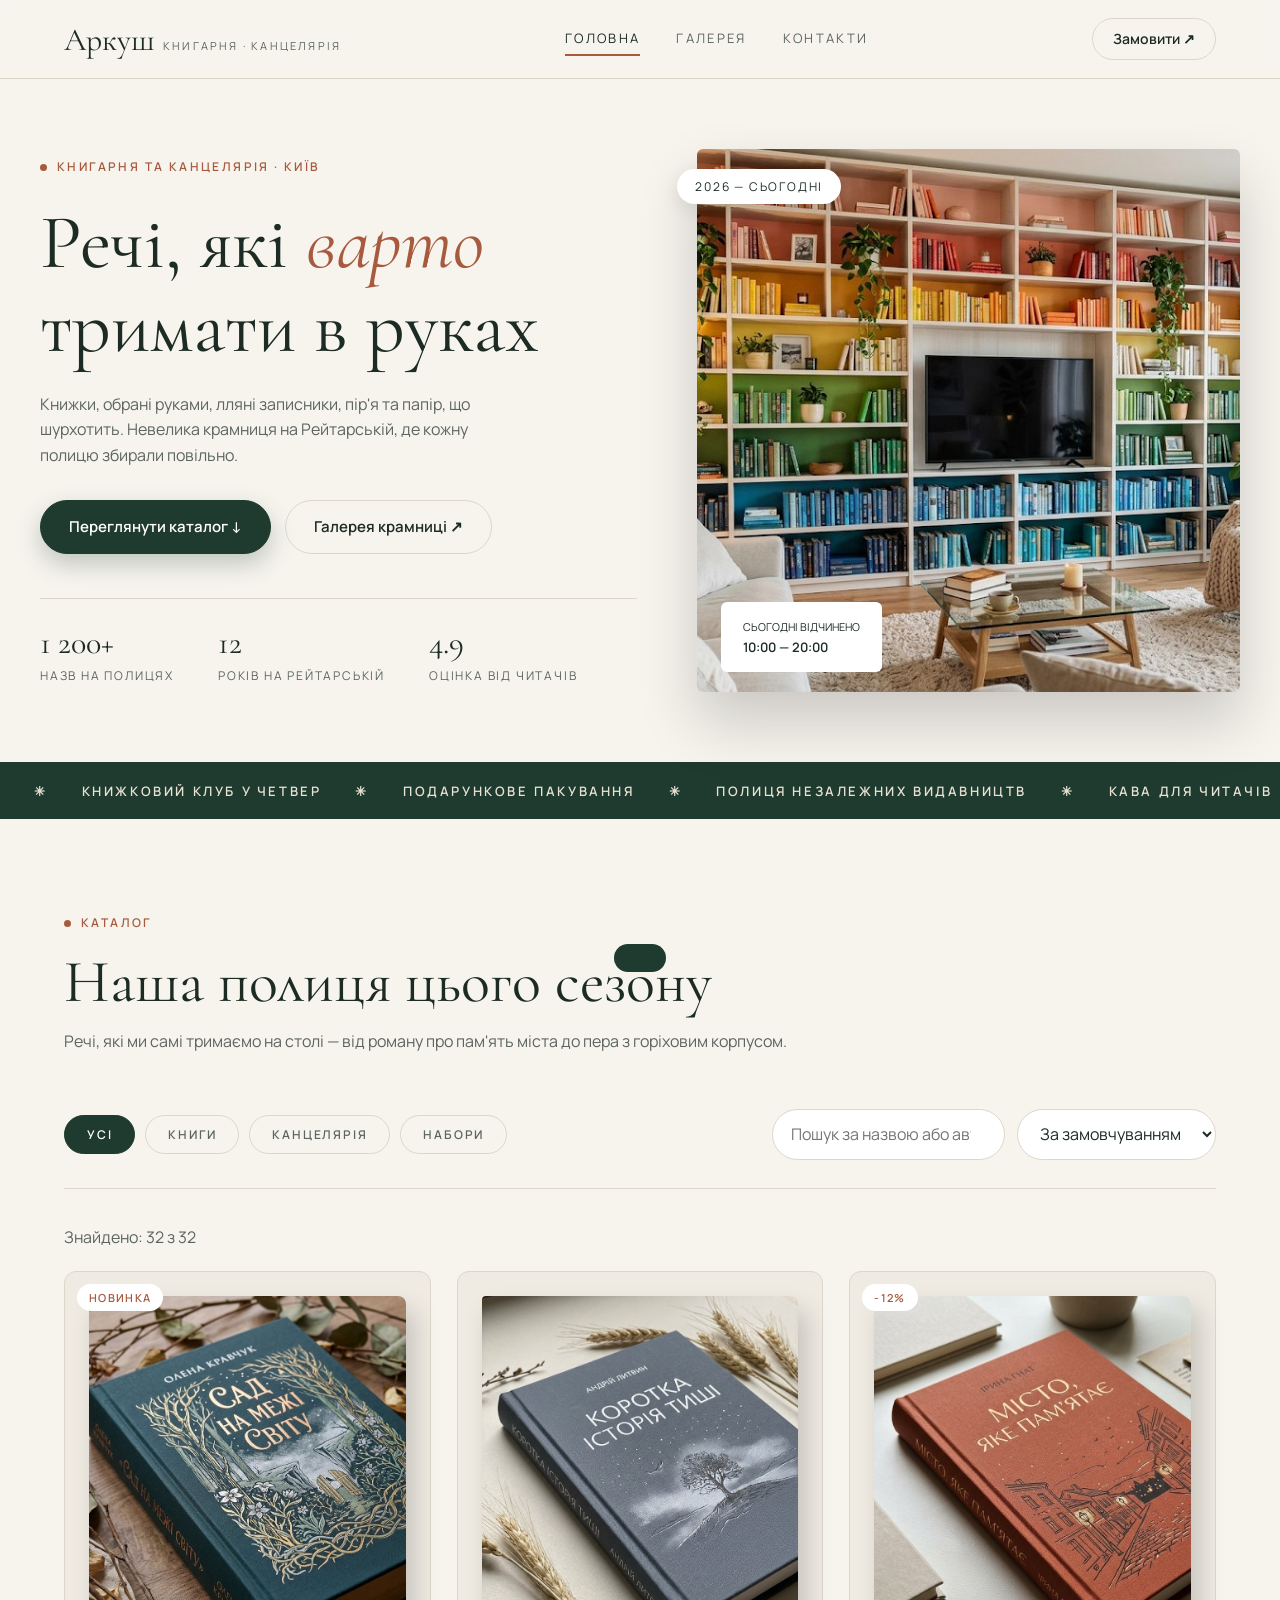
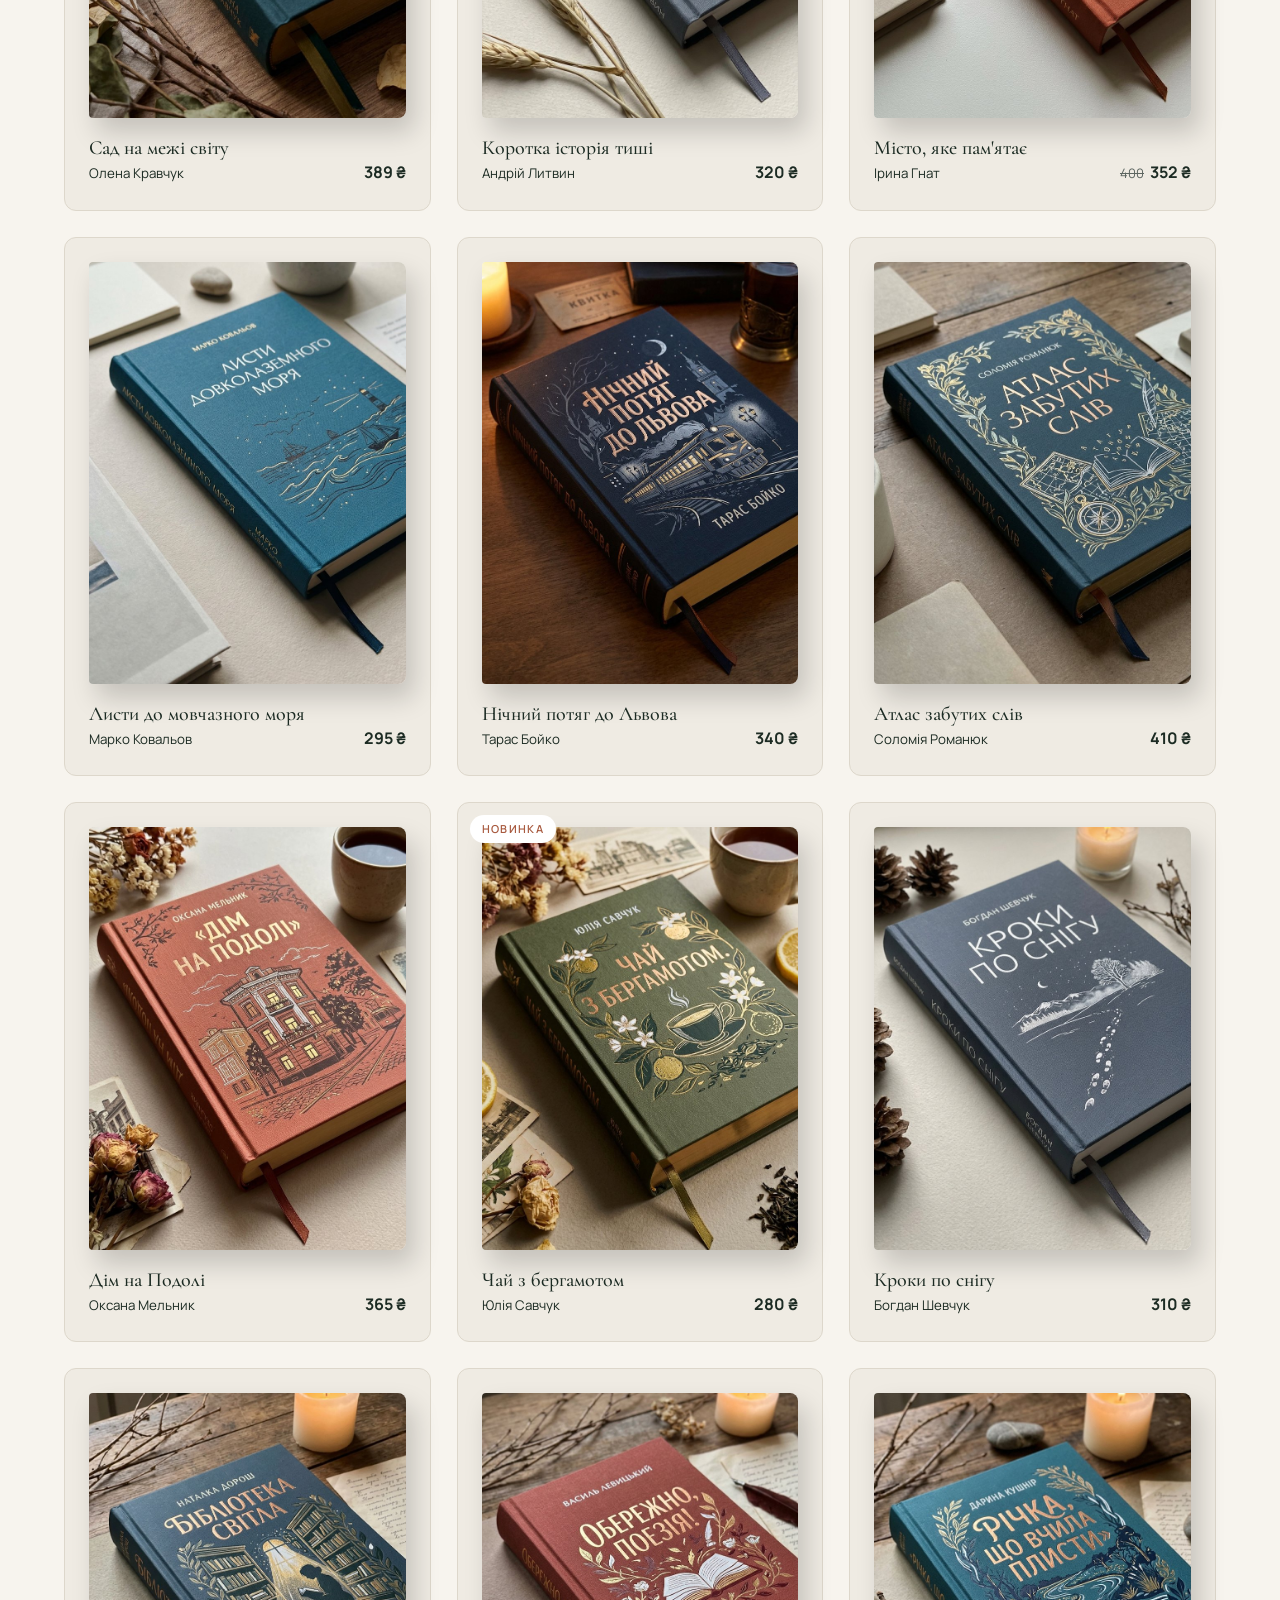
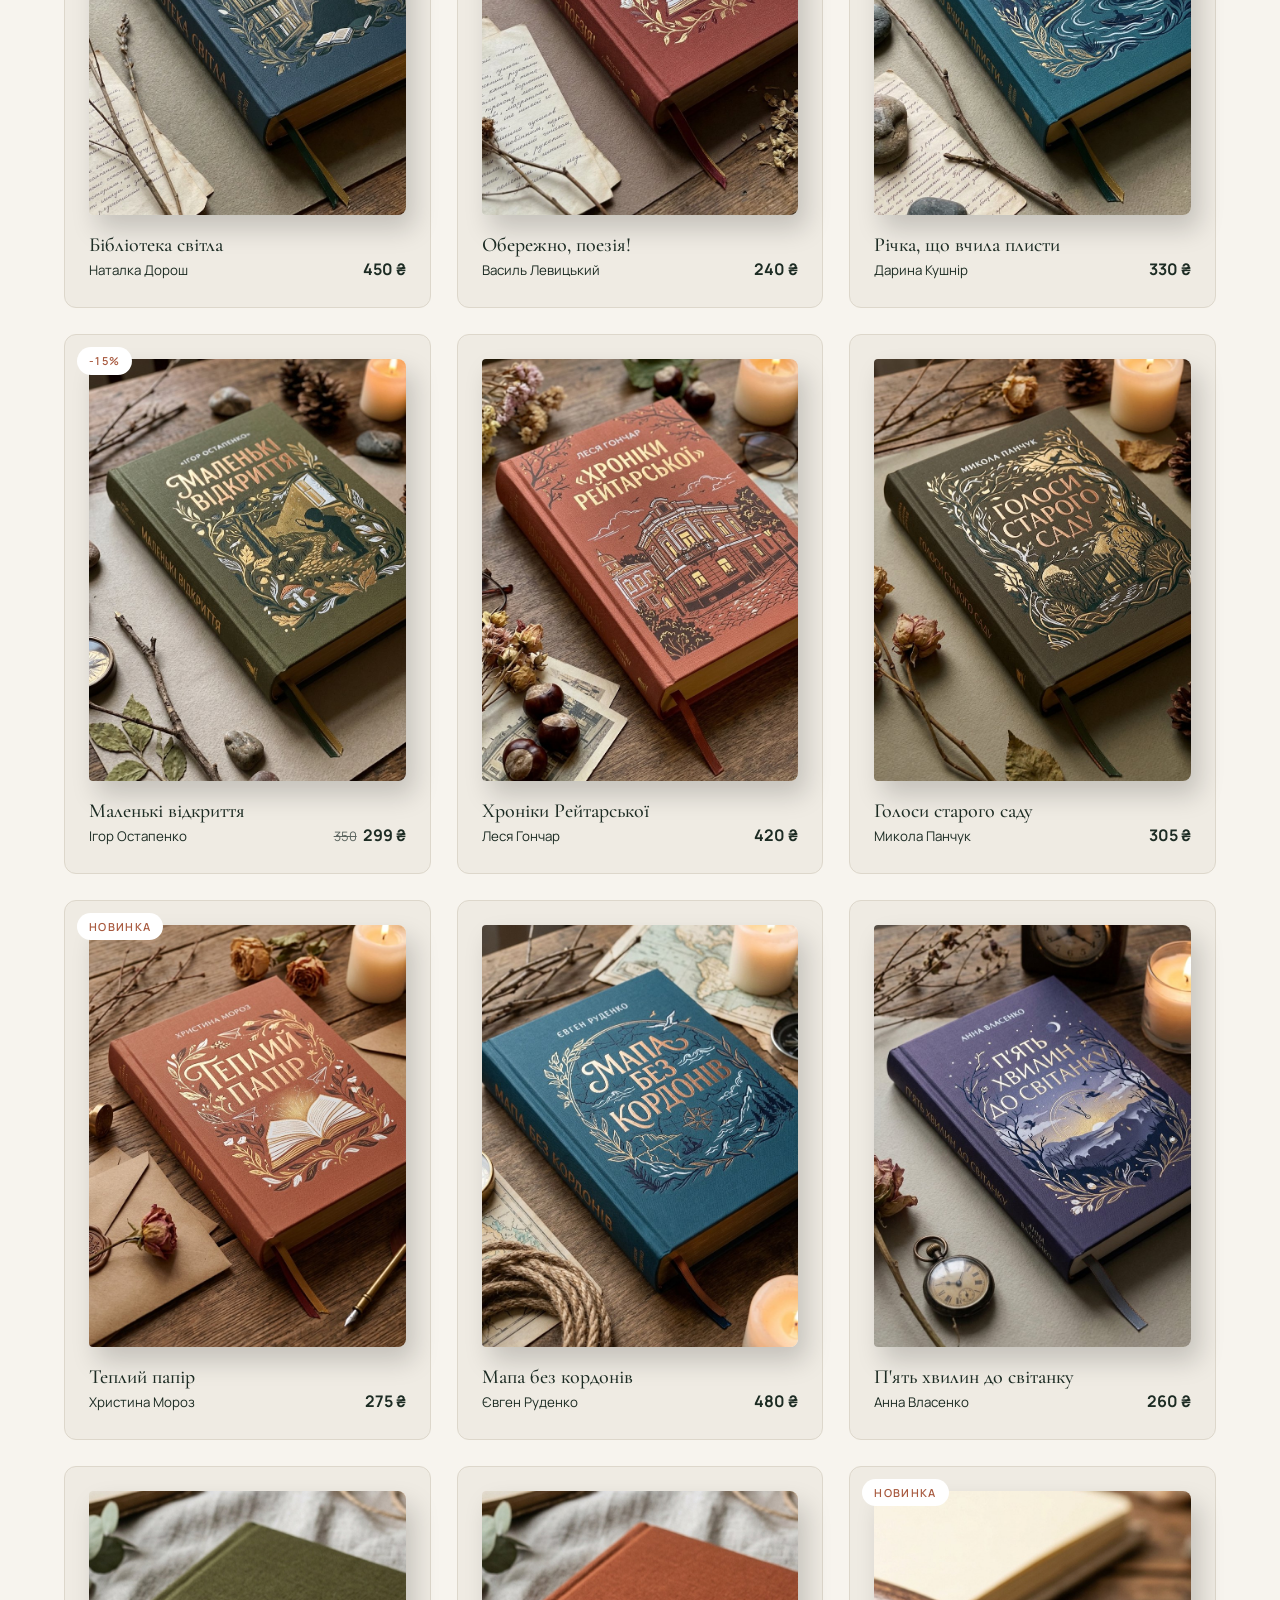
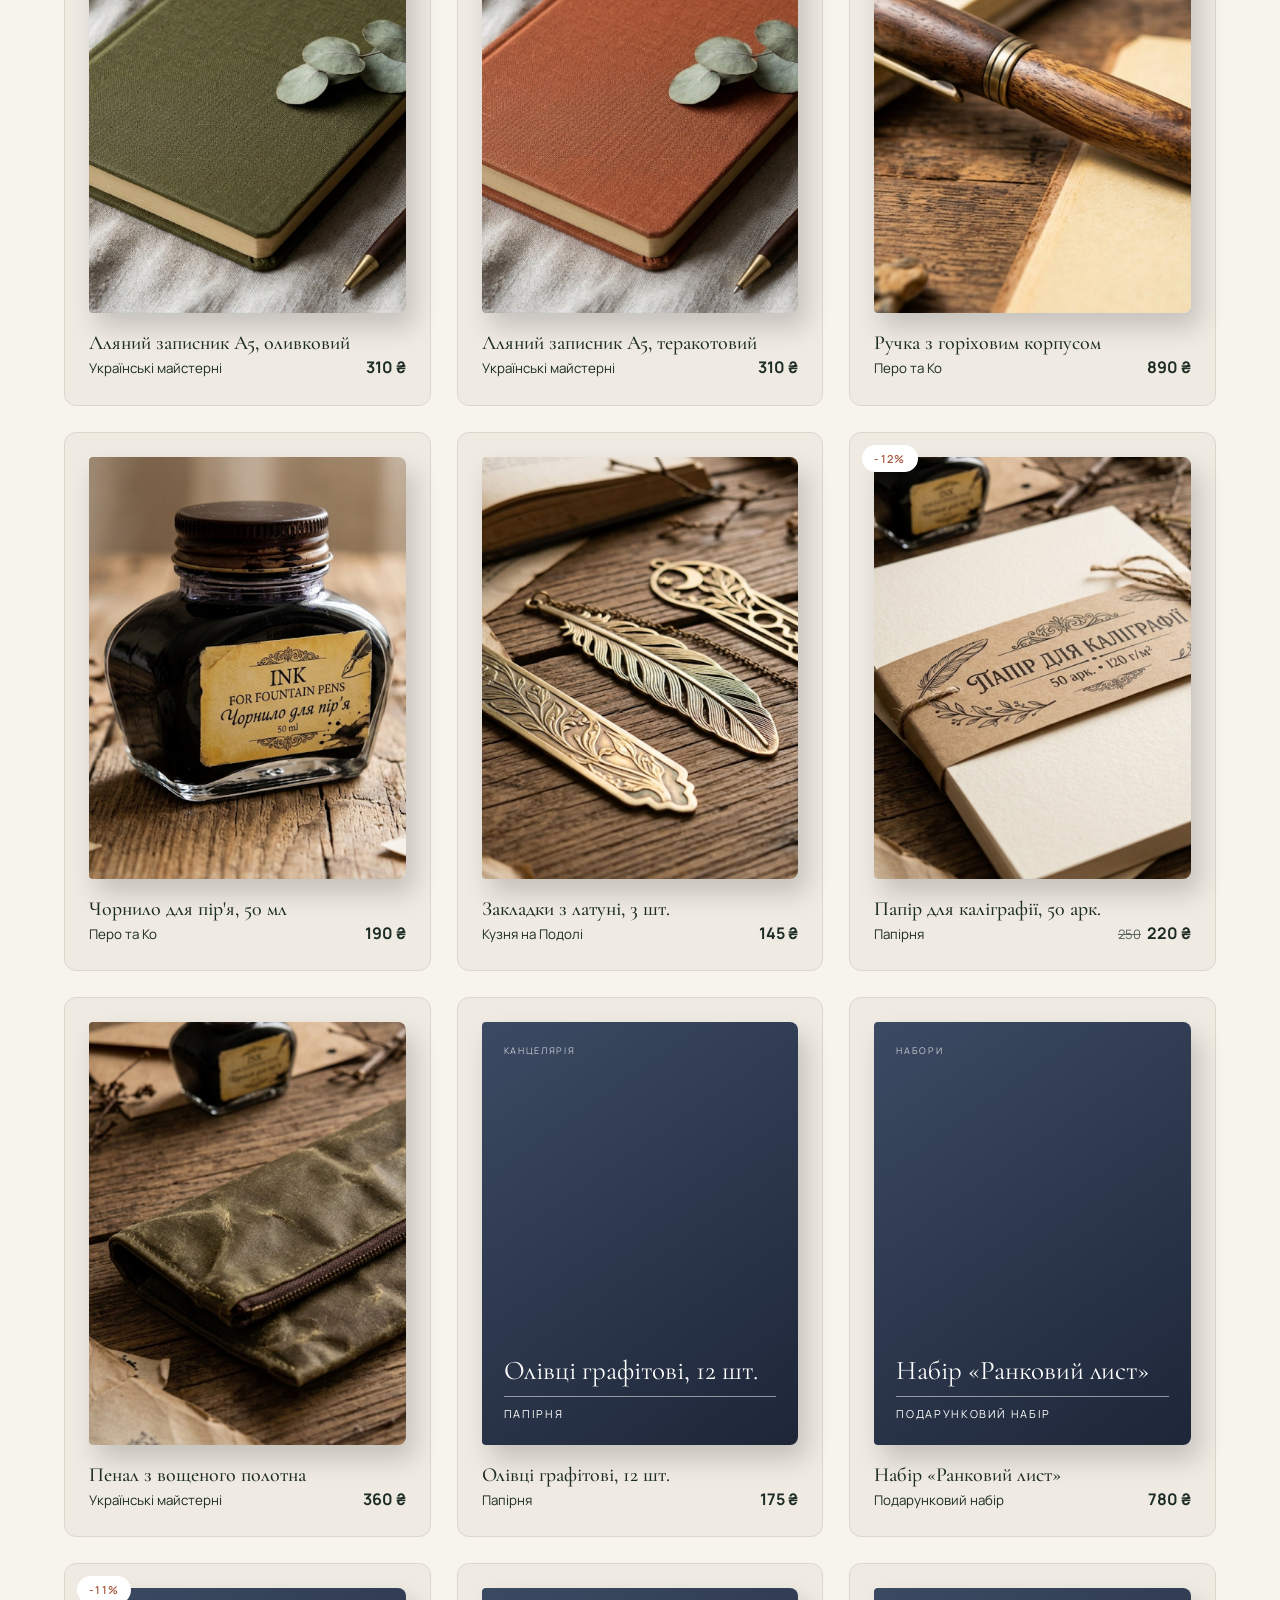
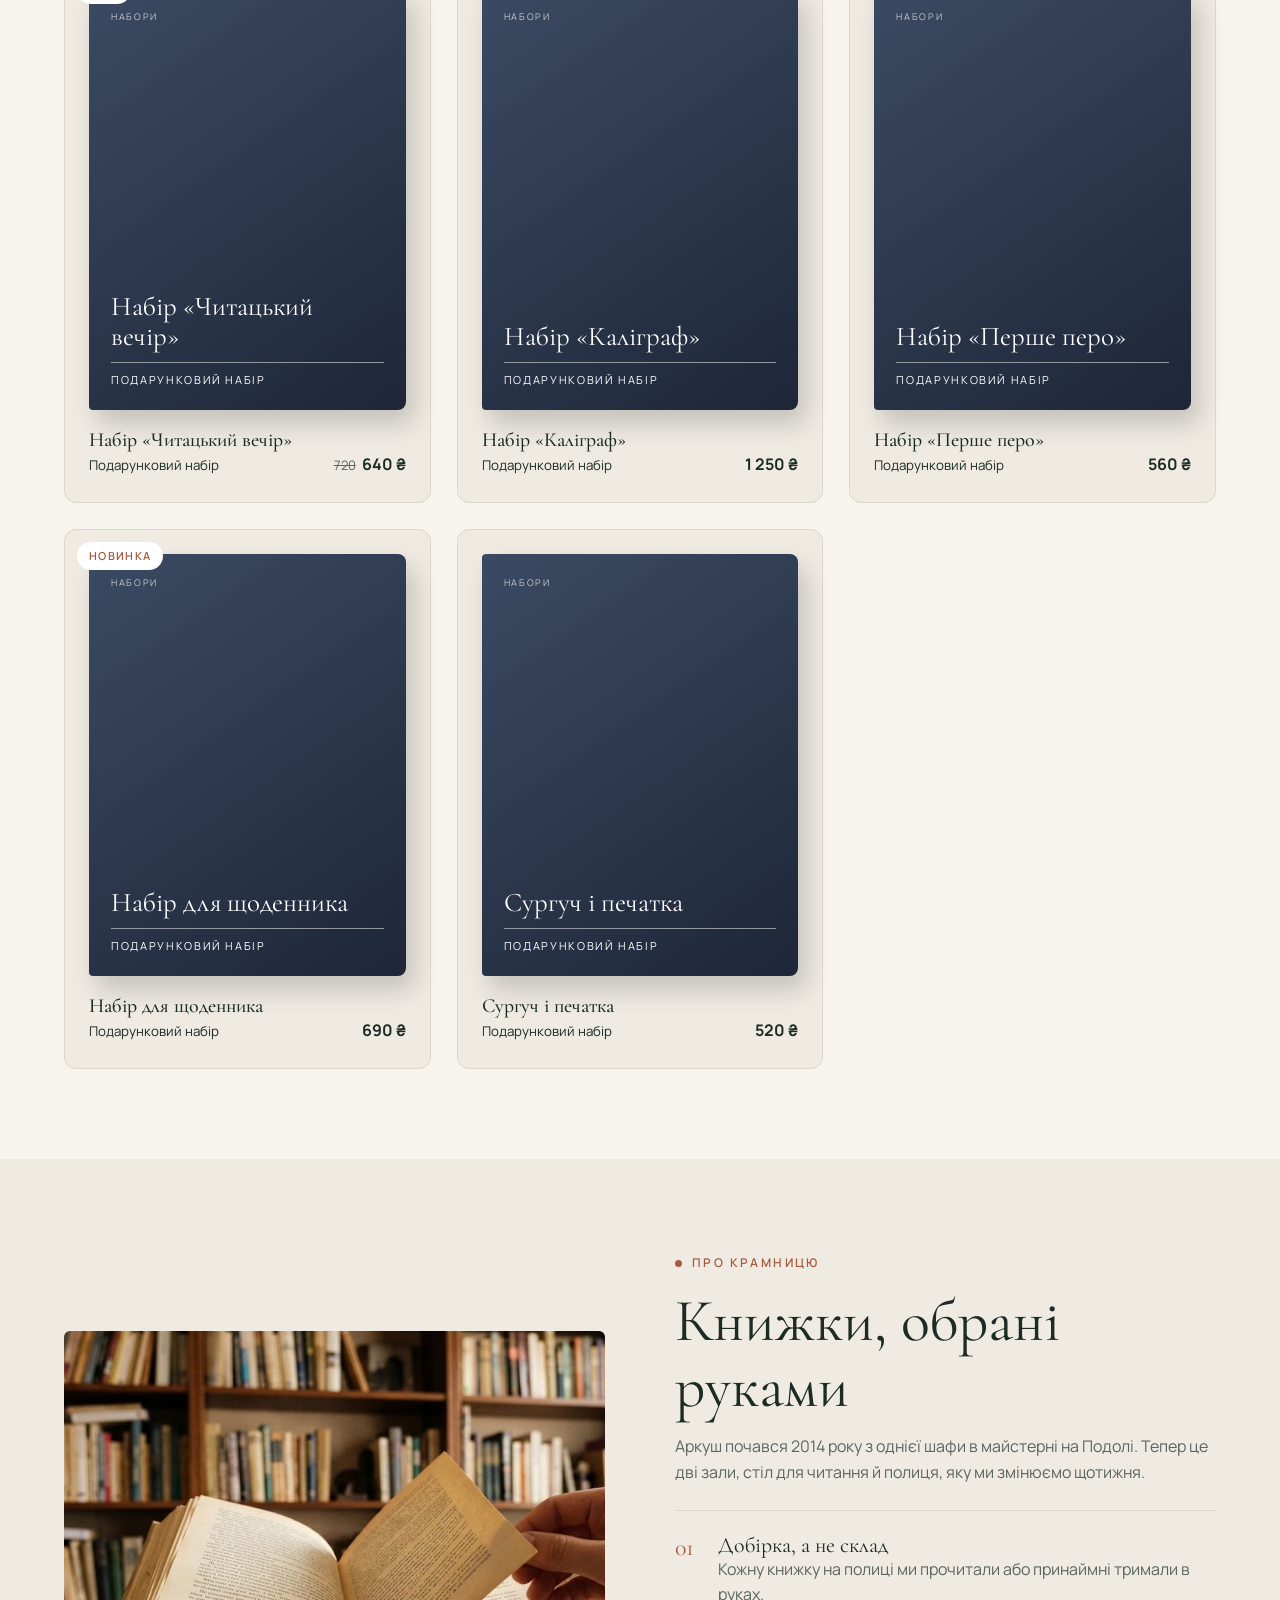
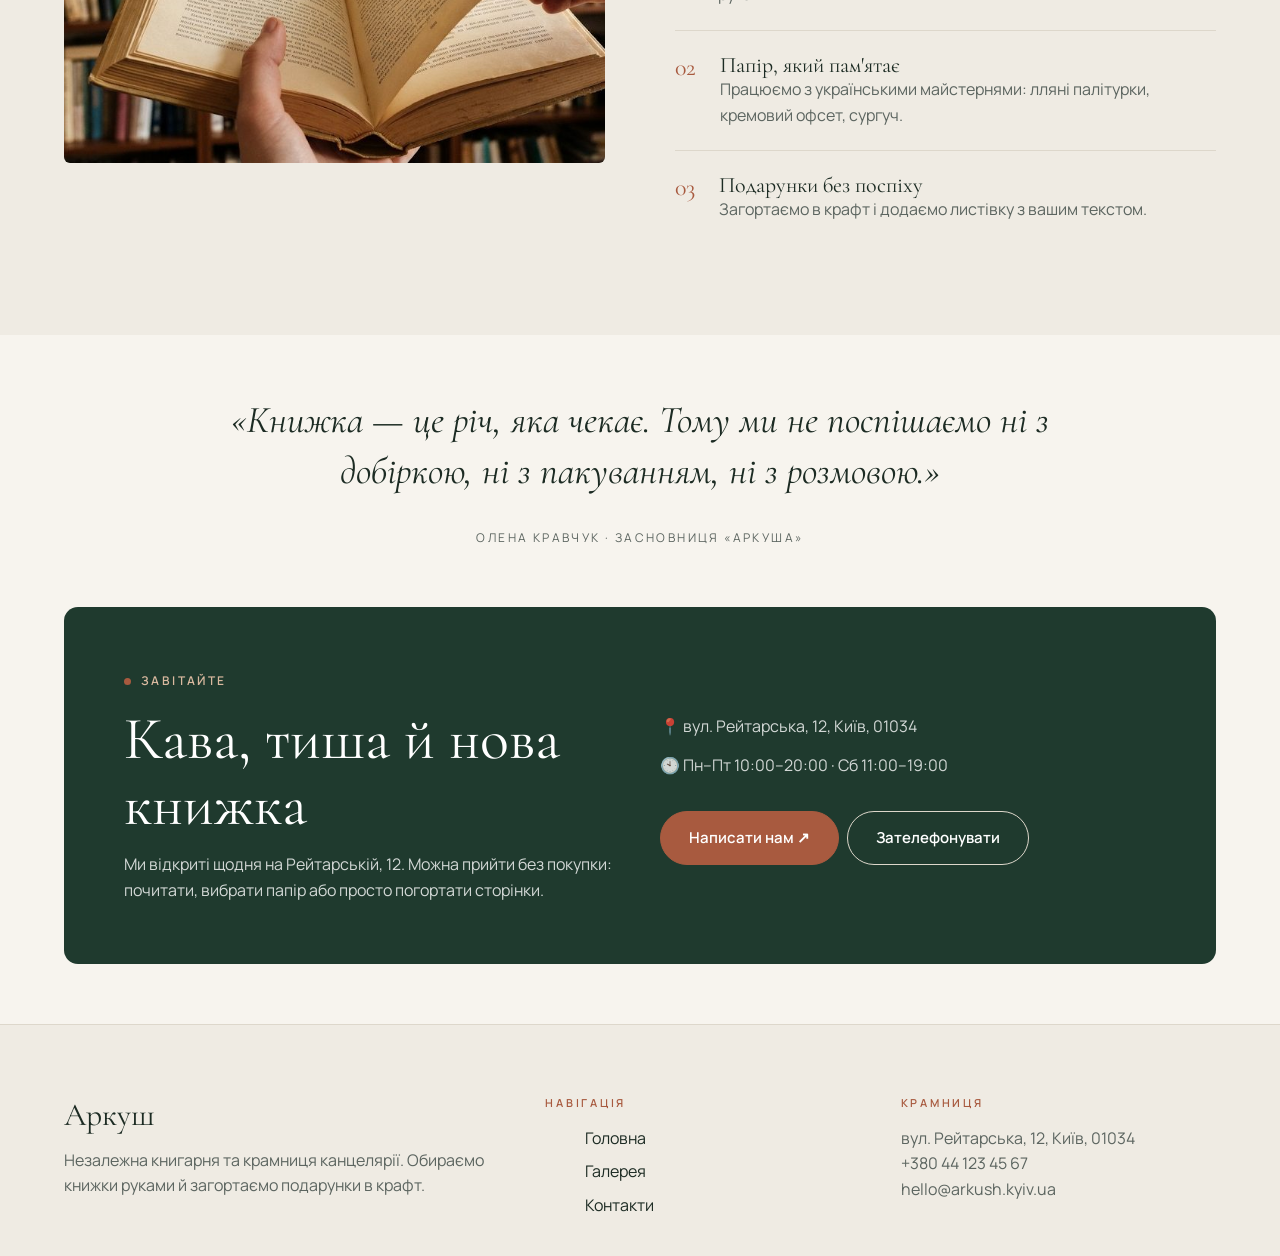
<file: index.html>
<!DOCTYPE html><html lang="uk"><head><meta charset="UTF-8"><meta name="viewport" content="width=device-width,initial-scale=1"><title>Аркуш — книгарня та канцелярія</title><link rel="preconnect" href="https://fonts.googleapis.com"><link href="https://fonts.googleapis.com/css2?family=Cormorant+Garamond:ital,wght@0,400;0,500;1,400&family=Manrope:wght@400;600;700&display=swap" rel="stylesheet"><link rel="stylesheet" href="css/style.css"></head>
<body data-page="index.html"><main>
<div class="wrap hero"><div><span class="eyebrow">Книгарня та канцелярія · Київ</span><h1>Речі, які <em>варто</em> тримати в руках</h1><p>Книжки, обрані руками, лляні записники, пір'я та папір, що шурхотить. Невелика крамниця на Рейтарській, де кожну полицю збирали повільно.</p>
<div class="btns"><a class="btn d" href="#catalog">Переглянути каталог ↓</a><a class="btn" href="gallery.html">Галерея крамниці ↗</a></div>
<div class="stats"><div><b>1 200+</b><span>назв на полицях</span></div><div><b>12</b><span>років на Рейтарській</span></div><div><b>4.9</b><span>оцінка від читачів</span></div></div></div>
<div class="himg"><span class="pill">2026 — СЬОГОДНІ</span><img src="images/hero.jpg" alt="Зала книгарні"><div class="open"><small>СЬОГОДНІ ВІДЧИНЕНО</small><b>10:00 — 20:00</b></div></div></div>
<div class="marq"><div><span>✳</span>Книжковий клуб у четвер<span>✳</span>Подарункове пакування<span>✳</span>Полиця незалежних видавництв<span>✳</span>Кава для читачів<span>✳</span>Книжковий клуб у четвер<span>✳</span>Подарункове пакування<span>✳</span>Полиця незалежних видавництв<span>✳</span>Кава для читачів</div></div>
<section id="catalog"><div class="wrap"><span class="eyebrow">Каталог</span><h2>Наша полиця цього сезону</h2><p style="color:var(--mut)">Речі, які ми самі тримаємо на столі — від роману про пам'ять міста до пера з горіховим корпусом.</p>
<div class="tools" style="margin-top:30px"><div class="chips" id="chips"><button class="chip on" data-c="Усі">Усі</button><button class="chip" data-c="Книги">Книги</button><button class="chip" data-c="Канцелярія">Канцелярія</button><button class="chip" data-c="Набори">Набори</button></div>
<div style="display:flex;gap:12px;flex-wrap:wrap"><input id="q" type="search" placeholder="Пошук за назвою або автором…"><select id="sort"><option value="def">За замовчуванням</option><option value="pa">Ціна: від дешевих</option><option value="pd">Ціна: від дорогих</option><option value="az">Назва: А–Я</option><option value="new">Спочатку новіші</option><option value="rate">За рейтингом</option></select></div></div>
<p id="count" style="color:var(--mut);margin-bottom:20px"></p><div class="grid" id="grid"></div><p class="empty" id="empty">Нічого не знайдено. Спробуйте інший запит.</p></div></section>
<section style="background:var(--bg2)"><div class="wrap about"><img src="images/gallery-2.jpg" alt="Читання"><div><span class="eyebrow">Про крамницю</span><h2>Книжки, обрані руками</h2><p style="color:var(--mut);margin-bottom:24px">Аркуш почався 2014 року з однієї шафи в майстерні на Подолі. Тепер це дві зали, стіл для читання й полиця, яку ми змінюємо щотижня.</p>
<div class="feat"><span>01</span><div><h3>Добірка, а не склад</h3><p>Кожну книжку на полиці ми прочитали або принаймні тримали в руках.</p></div></div><div class="feat"><span>02</span><div><h3>Папір, який пам'ятає</h3><p>Працюємо з українськими майстернями: лляні палітурки, кремовий офсет, сургуч.</p></div></div><div class="feat"><span>03</span><div><h3>Подарунки без поспіху</h3><p>Загортаємо в крафт і додаємо листівку з вашим текстом.</p></div></div></div></div></section>
<div class="quote wrap"><p>«Книжка — це річ, яка чекає. Тому ми не поспішаємо ні з добіркою, ні з пакуванням, ні з розмовою.»</p><small>Олена Кравчук · засновниця «Аркуша»</small></div>
<div class="wrap"><div class="visit"><div><span class="eyebrow" style="color:#d9b99f">Завітайте</span><h2>Кава, тиша й нова книжка</h2><p>Ми відкриті щодня на Рейтарській, 12. Можна прийти без покупки: почитати, вибрати папір або просто погортати сторінки.</p></div><div><p>📍 вул. Рейтарська, 12, Київ, 01034</p><p>🕙 Пн–Пт 10:00–20:00 · Сб 11:00–19:00</p><br><a class="btn r" href="contacts.html">Написати нам ↗</a><a class="btn" href="tel:+380441234567">Зателефонувати</a></div></div></div></main>
<div class="modal" id="modal"><div class="mbox"><button class="x">×</button><div id="mc"></div><div class="mbody" id="mb"></div></div></div>
<script src="js/data.js"></script><script src="js/app.js"></script></body></html>
</file>
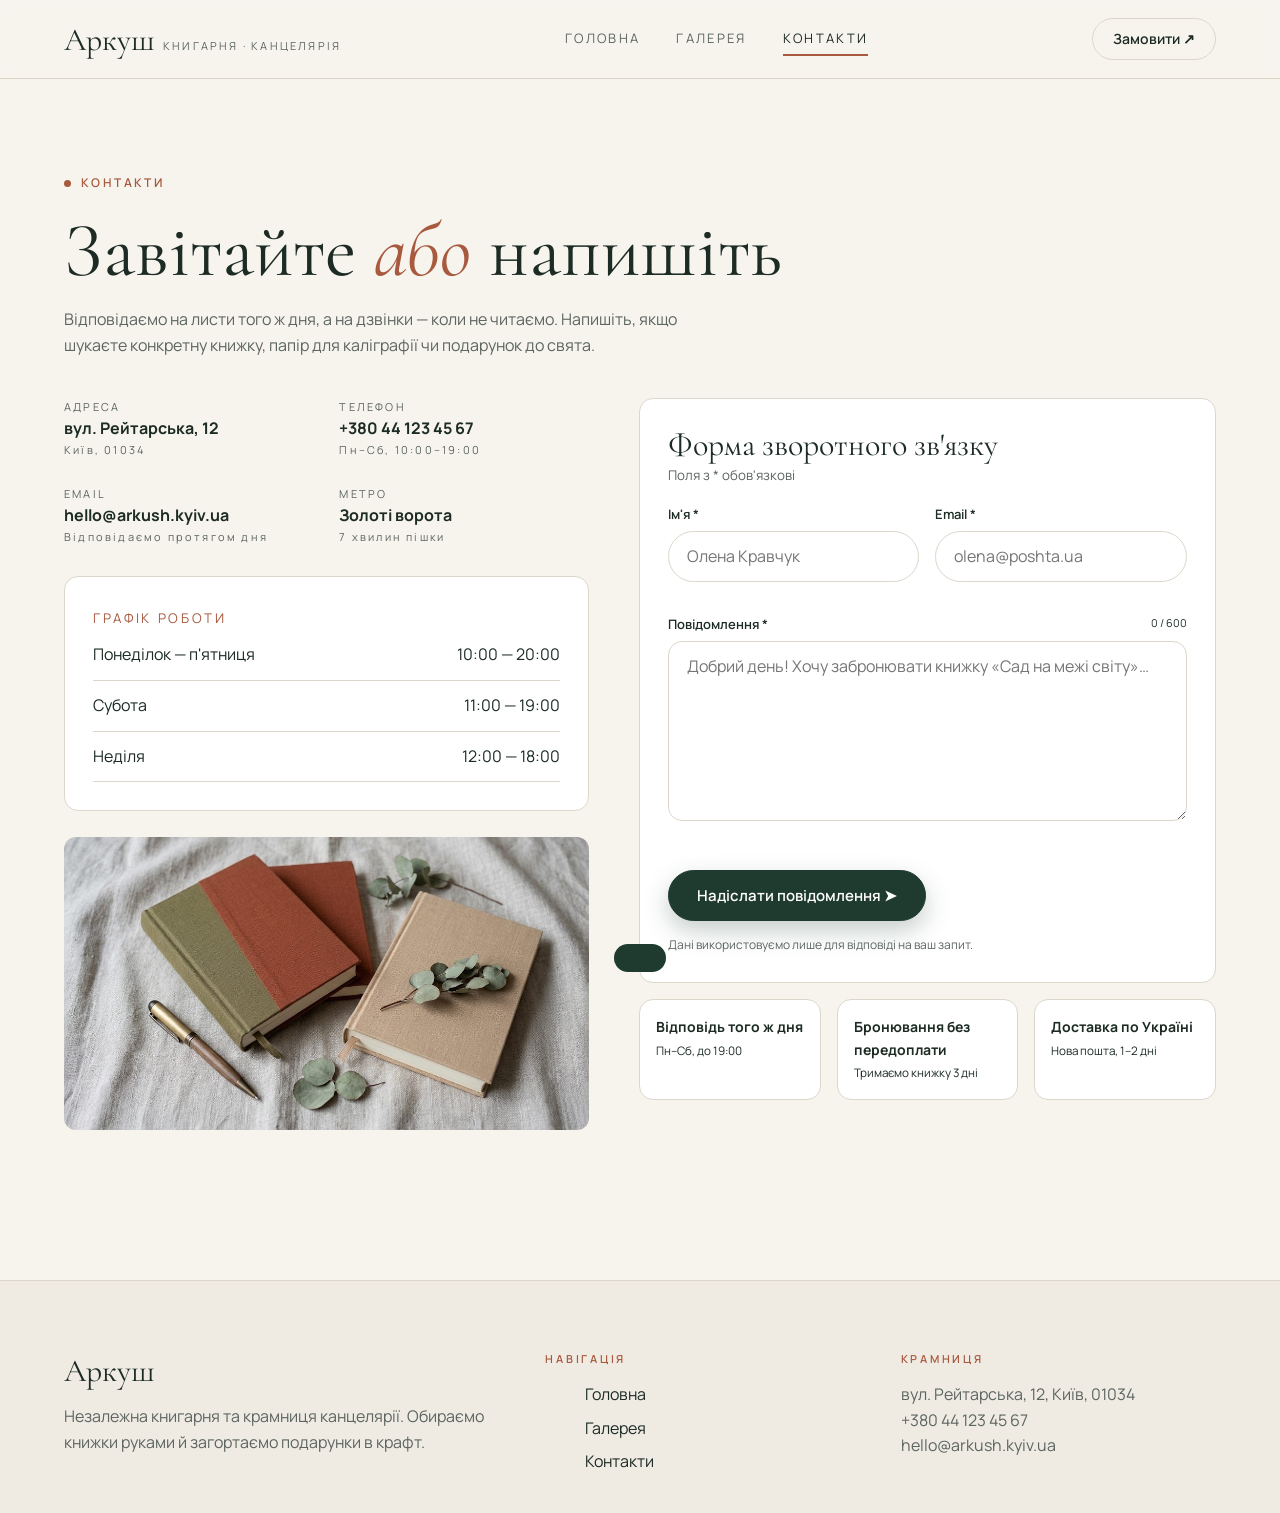
<file: contacts.html>
<!DOCTYPE html><html lang="uk"><head><meta charset="UTF-8"><meta name="viewport" content="width=device-width,initial-scale=1"><title>Контакти — Аркуш</title><link rel="preconnect" href="https://fonts.googleapis.com"><link href="https://fonts.googleapis.com/css2?family=Cormorant+Garamond:ital,wght@0,400;0,500;1,400&family=Manrope:wght@400;600;700&display=swap" rel="stylesheet"><link rel="stylesheet" href="css/style.css"></head>
<body data-page="contacts.html"><main><section><div class="wrap"><span class="eyebrow">Контакти</span><h2 style="font-size:clamp(46px,6vw,84px)">Завітайте <em>або</em> напишіть</h2><p style="color:var(--mut);max-width:620px;margin-bottom:40px">Відповідаємо на листи того ж дня, а на дзвінки — коли не читаємо. Напишіть, якщо шукаєте конкретну книжку, папір для каліграфії чи подарунок до свята.</p>
<div class="contact"><div><div class="info"><div><small>АДРЕСА</small><b>вул. Рейтарська, 12</b><br><small>Київ, 01034</small></div><div><small>ТЕЛЕФОН</small><b>+380 44 123 45 67</b><br><small>Пн–Сб, 10:00–19:00</small></div><div><small>EMAIL</small><b>hello@arkush.kyiv.ua</b><br><small>Відповідаємо протягом дня</small></div><div><small>МЕТРО</small><b>Золоті ворота</b><br><small>7 хвилин пішки</small></div></div>
<div class="box"><small style="letter-spacing:.2em;color:var(--t)">ГРАФІК РОБОТИ</small><table><tr><td>Понеділок — п'ятниця</td><td>10:00 — 20:00</td></tr><tr><td>Субота</td><td>11:00 — 19:00</td></tr><tr><td>Неділя</td><td>12:00 — 18:00</td></tr></table></div><img src="images/gallery-5.jpg" alt="Записники" style="border-radius:12px;margin-top:26px"></div>
<div><form class="box" id="form" novalidate><h3 style="font-size:32px">Форма зворотного зв'язку</h3><small style="color:var(--mut)">Поля з * обов'язкові</small>
<div style="display:grid;grid-template-columns:1fr 1fr;gap:16px"><div><label>Ім'я *</label><input id="name" placeholder="Олена Кравчук"><div class="err"></div></div><div><label>Email *</label><input id="email" type="email" placeholder="olena@poshta.ua"><div class="err"></div></div></div>
<label>Повідомлення * <small id="cnt" style="float:right;font-weight:400">0 / 600</small></label><textarea id="msg" rows="6" maxlength="600" placeholder="Добрий день! Хочу забронювати книжку «Сад на межі світу»…"></textarea><div class="err"></div><br><button class="btn d" type="submit">Надіслати повідомлення ➤</button>
<p style="font-size:12px;color:var(--mut);margin-top:14px">Дані використовуємо лише для відповіді на ваш запит.</p></form>
<div style="display:grid;grid-template-columns:repeat(3,1fr);gap:16px;margin-top:16px"><div class="box" style="padding:16px;font-size:14px"><b>Відповідь того ж дня</b><br><small>Пн–Сб, до 19:00</small></div><div class="box" style="padding:16px;font-size:14px"><b>Бронювання без передоплати</b><br><small>Тримаємо книжку 3 дні</small></div><div class="box" style="padding:16px;font-size:14px"><b>Доставка по Україні</b><br><small>Нова пошта, 1–2 дні</small></div></div></div></div></div></section></main>
<script src="js/data.js"></script><script src="js/app.js"></script></body></html>
</file>
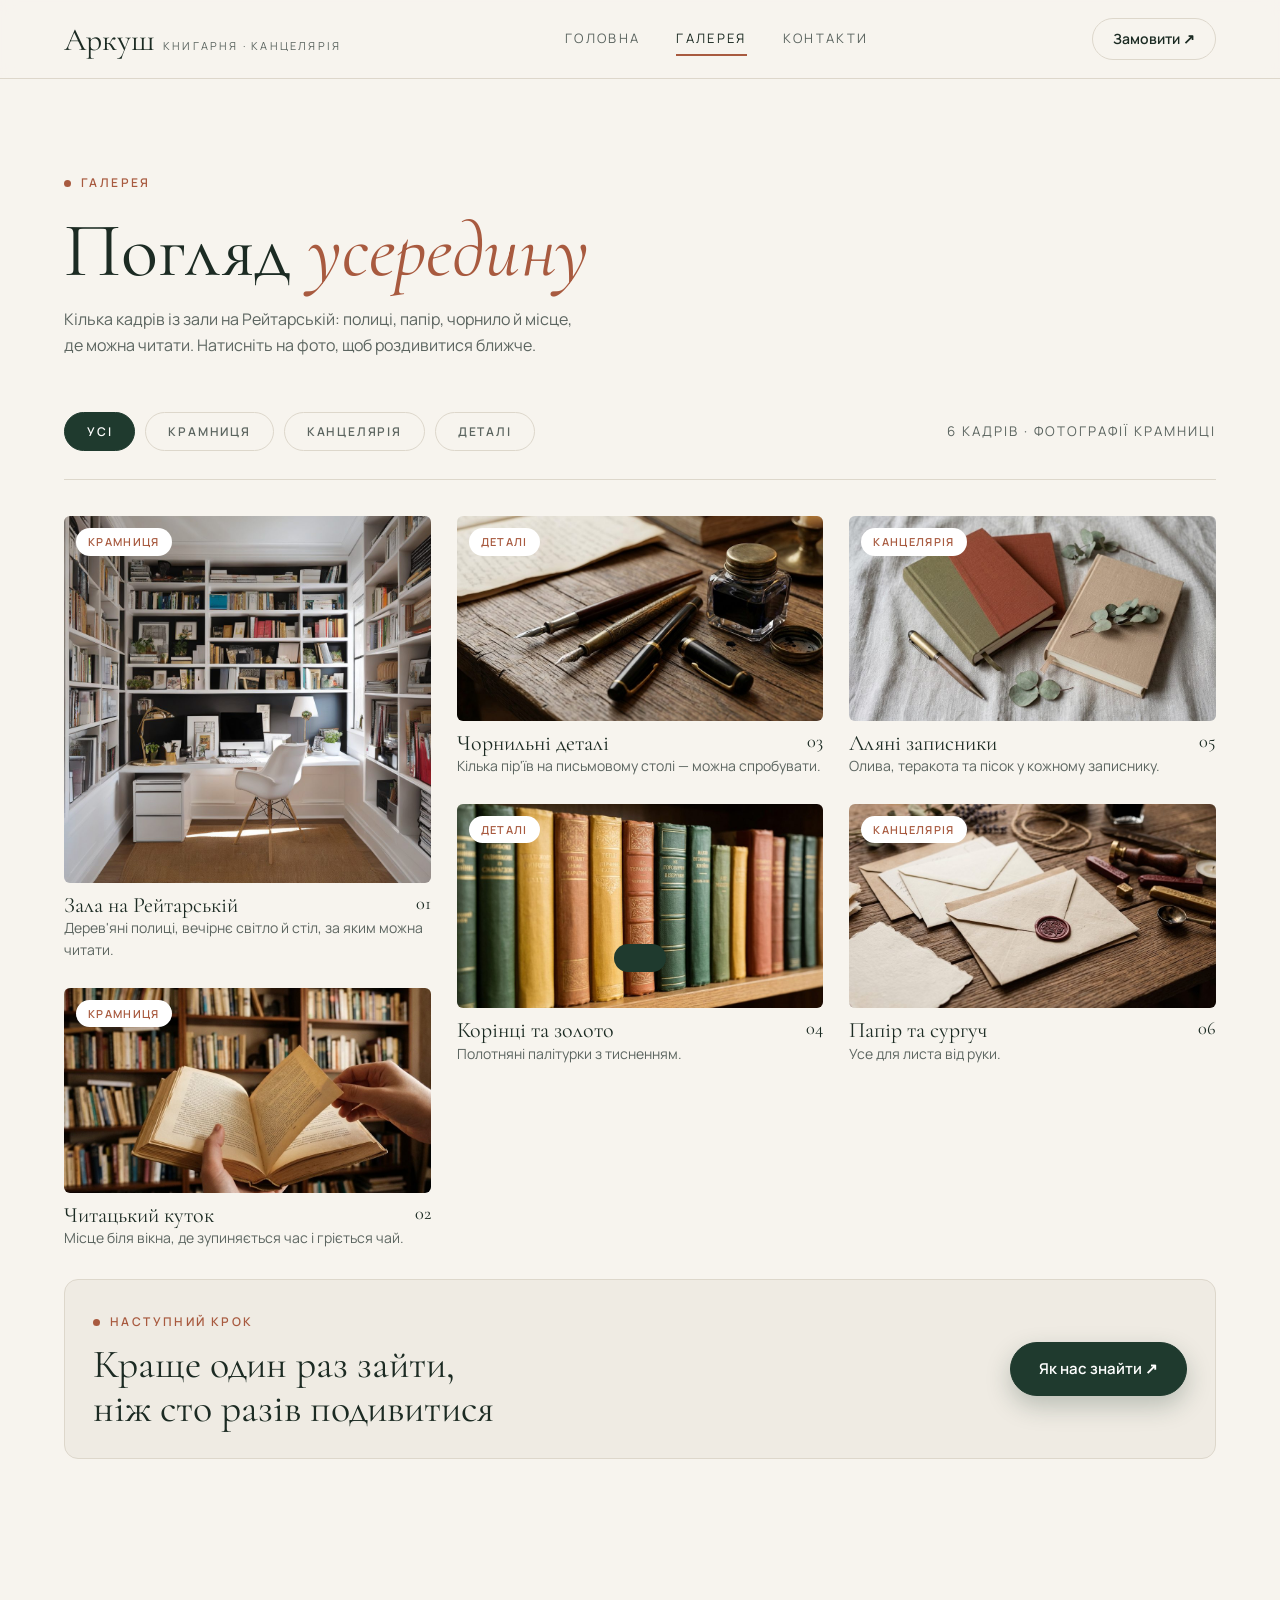
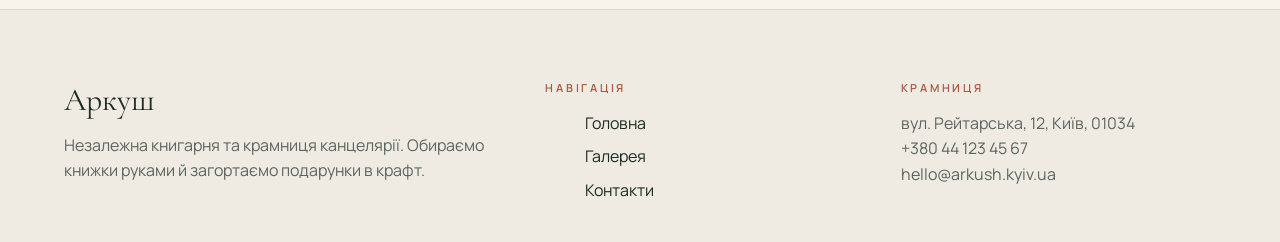
<file: gallery.html>
<!DOCTYPE html><html lang="uk"><head><meta charset="UTF-8"><meta name="viewport" content="width=device-width,initial-scale=1"><title>Галерея — Аркуш</title><link rel="preconnect" href="https://fonts.googleapis.com"><link href="https://fonts.googleapis.com/css2?family=Cormorant+Garamond:ital,wght@0,400;0,500;1,400&family=Manrope:wght@400;600;700&display=swap" rel="stylesheet"><link rel="stylesheet" href="css/style.css"></head>
<body data-page="gallery.html"><main><section><div class="wrap"><span class="eyebrow">Галерея</span><h2 style="font-size:clamp(46px,6vw,84px)">Погляд <em>усередину</em></h2><p style="color:var(--mut);max-width:520px">Кілька кадрів із зали на Рейтарській: полиці, папір, чорнило й місце, де можна читати. Натисніть на фото, щоб роздивитися ближче.</p>
<div class="tools" style="margin-top:30px"><div class="chips" id="chips"><button class="chip on" data-c="Усі">Усі</button><button class="chip" data-c="Крамниця">Крамниця</button><button class="chip" data-c="Канцелярія">Канцелярія</button><button class="chip" data-c="Деталі">Деталі</button></div><small style="letter-spacing:.15em;color:var(--mut)">6 КАДРІВ · ФОТОГРАФІЇ КРАМНИЦІ</small></div>
<div class="gal" id="gal"></div>
<div class="box" style="display:flex;justify-content:space-between;align-items:center;flex-wrap:wrap;gap:20px;background:var(--bg2);margin-top:30px"><div><span class="eyebrow">Наступний крок</span><h2 style="margin:8px 0 0;font-size:40px">Краще один раз зайти,<br>ніж сто разів подивитися</h2></div><a class="btn d" href="contacts.html">Як нас знайти ↗</a></div></div></section></main>
<div class="modal lb" id="lb"><button class="x">×</button><button class="nav" id="prev" style="left:0">‹</button><img id="lbi" alt=""><p id="lbt" style="margin-top:14px"></p><button class="nav" id="next" style="right:0">›</button></div>
<script src="js/data.js"></script><script src="js/app.js"></script></body></html>
</file>
<file: css/style.css>
:root{--bg:#f7f4ee;--bg2:#efebe3;--ink:#1c2b23;--g:#1f3a2e;--t:#a85a3f;--mut:#5c6560;--line:#ddd7cb}
*{box-sizing:border-box;margin:0}html{scroll-behavior:smooth}
body{background:var(--bg);color:var(--ink);font:16px/1.6 Manrope,sans-serif}
h1,h2,h3,.serif{font-family:'Cormorant Garamond',serif;font-weight:400;line-height:1.1}
a{color:inherit;text-decoration:none}img{max-width:100%;display:block}
.wrap{max-width:1200px;margin:auto;padding:0 24px}
.eyebrow{font-size:12px;letter-spacing:.2em;text-transform:uppercase;color:var(--t);font-weight:600}
.eyebrow:before{content:"";display:inline-block;width:7px;height:7px;border-radius:50%;background:var(--t);margin-right:10px}
em{color:var(--t)}
header{position:sticky;top:0;z-index:20;background:rgba(247,244,238,.92);backdrop-filter:blur(8px);border-bottom:1px solid var(--line)}
header .wrap{display:flex;align-items:center;justify-content:space-between;height:78px;gap:16px}
.logo{font:400 32px 'Cormorant Garamond',serif}.logo small{font:11px Manrope;letter-spacing:.2em;color:var(--mut);margin-left:8px;text-transform:uppercase}
nav{display:flex;gap:36px}nav a{font-size:13px;letter-spacing:.18em;text-transform:uppercase;color:var(--mut);padding:6px 0;border-bottom:2px solid transparent}
nav a.on,nav a:hover{color:var(--ink);border-color:var(--t)}
.btn{display:inline-block;padding:14px 28px;border-radius:99px;border:1px solid var(--line);font-weight:600;font-size:15px;cursor:pointer;background:none;font-family:inherit;color:var(--ink);transition:.2s}
.btn.d{background:var(--g);color:#fff;border-color:var(--g);box-shadow:0 10px 24px rgba(31,58,46,.25)}.btn.r{background:var(--t);color:#fff;border-color:var(--t)}
.btn:hover{transform:translateY(-2px)}.btn.s{padding:9px 20px;font-size:14px}
.hero{display:grid;grid-template-columns:1.1fr 1fr;gap:60px;align-items:center;padding:70px 0}
.hero h1{font-size:clamp(46px,6vw,84px);margin:22px 0}.hero p{color:var(--mut);max-width:460px;margin-bottom:32px}
.hero .btns{display:flex;gap:14px;flex-wrap:wrap}
.stats{display:flex;gap:44px;border-top:1px solid var(--line);margin-top:44px;padding-top:24px}
.stats b{font:400 32px 'Cormorant Garamond',serif;display:block}.stats span{font-size:12px;letter-spacing:.15em;color:var(--mut);text-transform:uppercase}
.himg{position:relative}.himg img{border-radius:6px;box-shadow:0 30px 60px rgba(0,0,0,.18);aspect-ratio:1/1;object-fit:cover;object-position:38% 50%;width:100%}
.pill{position:absolute;background:#fff;border-radius:99px;padding:8px 18px;font-size:12px;letter-spacing:.15em;top:20px;left:-20px;box-shadow:0 6px 20px rgba(0,0,0,.1)}
.open{position:absolute;bottom:20px;left:24px;background:#fff;padding:14px 22px;border-radius:6px;font-size:13px}.open b{display:block;font-weight:600}
.marq{background:var(--g);color:#e8e2d4;overflow:hidden;white-space:nowrap;padding:16px 0}
.marq div{display:inline-block;animation:m 30s linear infinite;font-size:13px;letter-spacing:.2em;text-transform:uppercase;font-weight:600}
.marq span{margin:0 34px}@keyframes m{to{transform:translateX(-50%)}}
section{padding:90px 0}h2{font-size:clamp(38px,5vw,60px);margin:14px 0}
.tools{display:flex;flex-wrap:wrap;gap:14px;align-items:center;justify-content:space-between;border-bottom:1px solid var(--line);padding:24px 0 28px;margin-bottom:36px}
.chips{display:flex;gap:10px;flex-wrap:wrap}
.chip{padding:10px 22px;border-radius:99px;border:1px solid var(--line);background:none;font:600 12px Manrope;letter-spacing:.15em;text-transform:uppercase;cursor:pointer;color:var(--mut)}
.chip.on{background:var(--g);color:#fff;border-color:var(--g)}
input,select,textarea{font:inherit;padding:12px 18px;border:1px solid var(--line);border-radius:99px;background:#fff;color:var(--ink);outline:none}
textarea{border-radius:14px;width:100%;resize:vertical}input:focus,select:focus,textarea:focus{border-color:var(--g)}
.grid{display:grid;grid-template-columns:repeat(auto-fill,minmax(270px,1fr));gap:26px}
.card{background:var(--bg2);border:1px solid var(--line);border-radius:12px;padding:24px;cursor:pointer;position:relative;transition:.25s}
.card:hover{transform:translateY(-6px);box-shadow:0 20px 40px rgba(0,0,0,.1)}
.badge{position:absolute;top:12px;left:12px;background:#fff;color:var(--t);font-size:11px;letter-spacing:.12em;text-transform:uppercase;padding:5px 12px;border-radius:99px;z-index:2;font-weight:600}
.cover{aspect-ratio:3/4;border-radius:4px 8px 8px 4px;padding:22px;display:flex;flex-direction:column;justify-content:flex-end;color:#fff;box-shadow:8px 14px 26px rgba(0,0,0,.18);margin-bottom:18px;font-size:11px}
.cover.pic{padding:0;overflow:hidden;display:block;background:var(--bg)}.cover.pic img{width:100%;height:100%;object-fit:cover}
.cover small{letter-spacing:.18em;text-transform:uppercase;opacity:.7;margin-bottom:auto}
.cover h3{font-size:27px;margin-bottom:10px}.cover i{font-style:normal;letter-spacing:.15em;text-transform:uppercase;border-top:1px solid rgba(255,255,255,.5);padding-top:8px}
.c0{background:linear-gradient(145deg,#4a6b5d,#1d3328)}.c1{background:linear-gradient(145deg,#e9e0d4,#bfb2a2);color:#2a2a2a}.c2{background:linear-gradient(145deg,#b87359,#7d432d)}.c3{background:linear-gradient(145deg,#3b4a63,#1e2638)}
.cm{display:flex;justify-content:space-between;align-items:baseline}.cm h4{font:500 20px 'Cormorant Garamond',serif}
.price{font-weight:700}.price s{color:var(--mut);font-weight:400;font-size:13px;margin-right:6px}
.empty{text-align:center;color:var(--mut);padding:60px;display:none}
.about{display:grid;grid-template-columns:1fr 1fr;gap:70px;align-items:center}.about img{border-radius:6px;aspect-ratio:5/4;object-fit:cover;width:100%}
.feat{display:flex;gap:24px;border-top:1px solid var(--line);padding:22px 0}.feat span{font:24px 'Cormorant Garamond',serif;color:var(--t)}.feat h3{font-size:22px}.feat p{color:var(--mut)}
.quote{text-align:center;padding:60px 0}.quote p{font:italic 38px/1.35 'Cormorant Garamond',serif;max-width:900px;margin:auto}.quote small{display:block;margin-top:30px;letter-spacing:.2em;font-size:12px;color:var(--mut);text-transform:uppercase}
.visit{background:var(--g);color:#fff;border-radius:14px;padding:60px;display:grid;grid-template-columns:1fr 1fr;gap:40px;align-items:center}.visit p{opacity:.8;margin-top:14px}.visit .btn{margin:6px 8px 6px 0;color:#fff}
.gal{columns:3;column-gap:26px}.gi{break-inside:avoid;margin-bottom:26px;cursor:zoom-in}.gi .im{position:relative}.gi img{width:100%;border-radius:6px}
.gi h3{font-size:22px;display:flex;justify-content:space-between;margin-top:10px}.gi p{color:var(--mut);font-size:14px}
.modal{position:fixed;inset:0;background:rgba(15,25,20,.82);display:none;align-items:center;justify-content:center;z-index:50;padding:20px}.modal.open2{display:flex}
.mbox{background:var(--bg);border-radius:14px;max-width:820px;width:100%;display:grid;grid-template-columns:1fr 1fr;overflow:hidden;position:relative;max-height:90vh;overflow-y:auto}
.mbox .cover{margin:30px;font-size:12px}.mbody{padding:40px 36px 36px 6px}.mbody h2{font-size:38px;margin:8px 0}.mbody p{color:var(--mut);margin:14px 0}
.x{position:absolute;top:12px;right:16px;font-size:30px;cursor:pointer;background:none;border:0;color:inherit;z-index:3}
.lb{flex-direction:column;color:#fff;text-align:center}.lb img{max-height:75vh;border-radius:6px}.lb .nav{position:absolute;top:50%;font-size:50px;background:none;border:0;color:#fff;cursor:pointer;padding:20px}
.contact{display:grid;grid-template-columns:1fr 1.1fr;gap:50px}.info{display:grid;grid-template-columns:1fr 1fr;gap:26px;margin-bottom:30px}.info small{letter-spacing:.2em;font-size:11px;color:var(--mut);display:block}
.box{background:#fff;border:1px solid var(--line);border-radius:14px;padding:28px}.box table{width:100%;border-collapse:collapse}.box td{padding:12px 0;border-bottom:1px solid var(--line)}.box td+td{text-align:right}
form label{display:block;font-size:13px;font-weight:600;margin:16px 0 6px}form input{width:100%}.err{color:#b3261e;font-size:12px;min-height:16px}
.toast{position:fixed;bottom:28px;left:50%;transform:translate(-50%,100px);background:var(--g);color:#fff;padding:14px 26px;border-radius:99px;transition:.4s;z-index:99}.toast.show{transform:translate(-50%,0)}
footer{background:var(--bg2);border-top:1px solid var(--line);padding:70px 0 30px;margin-top:60px}footer .wrap{display:grid;grid-template-columns:1.4fr 1fr 1fr;gap:40px}
footer h5{font:600 11px Manrope;letter-spacing:.25em;color:var(--t);margin-bottom:16px}footer li{list-style:none;margin-bottom:8px}footer p{color:var(--mut)}
@media(max-width:860px){nav{display:none}.hero,.about,.contact,.visit,.mbox,footer .wrap{grid-template-columns:1fr}.gal{columns:1}.logo small{display:none}.mbody{padding:0 30px 30px}.pill{left:10px}}
@media(max-width:560px){.hero,.contact,.about,.visit{gap:30px}.hero>*,.contact>*,.about>*{min-width:0}.stats{gap:20px;flex-wrap:wrap}.info{grid-template-columns:1fr}.box{padding:20px}.box input,.box textarea{min-width:0;max-width:100%}[style*="grid-template-columns"]{grid-template-columns:1fr!important}}
</file>
